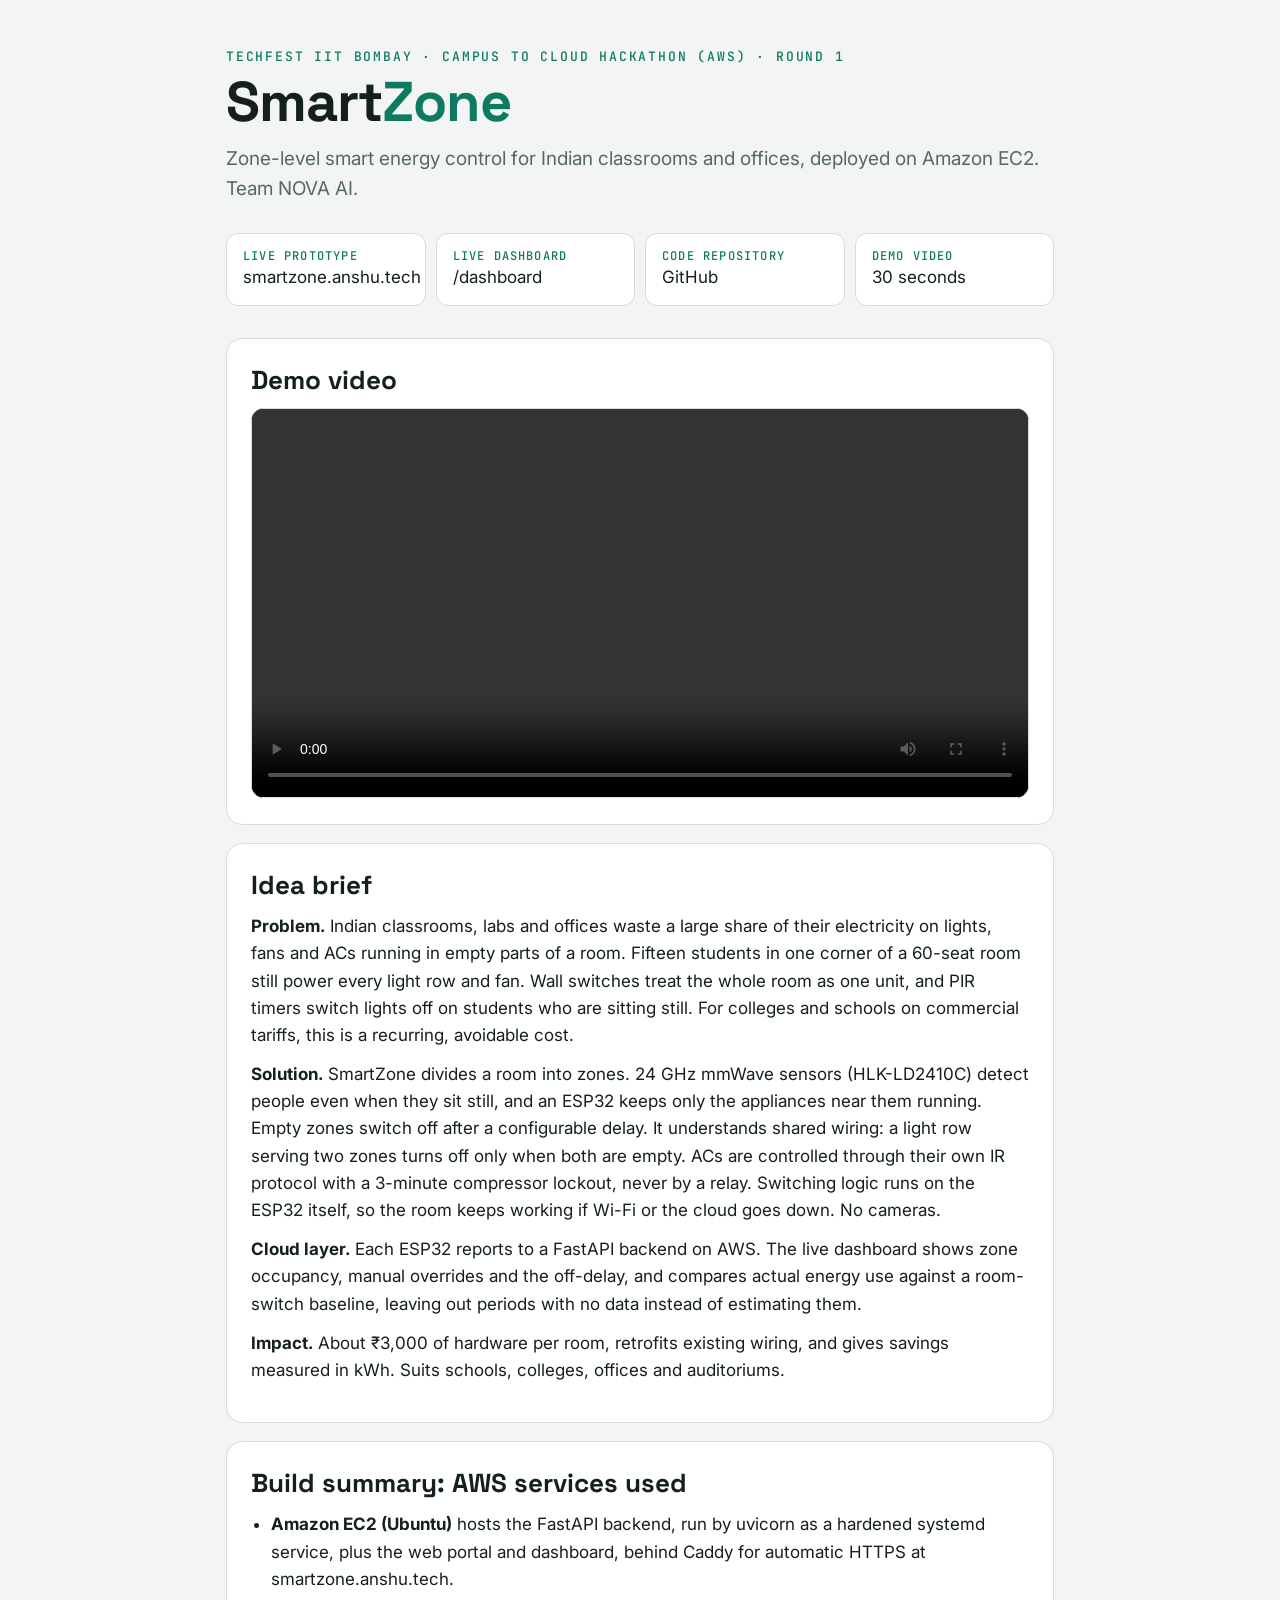
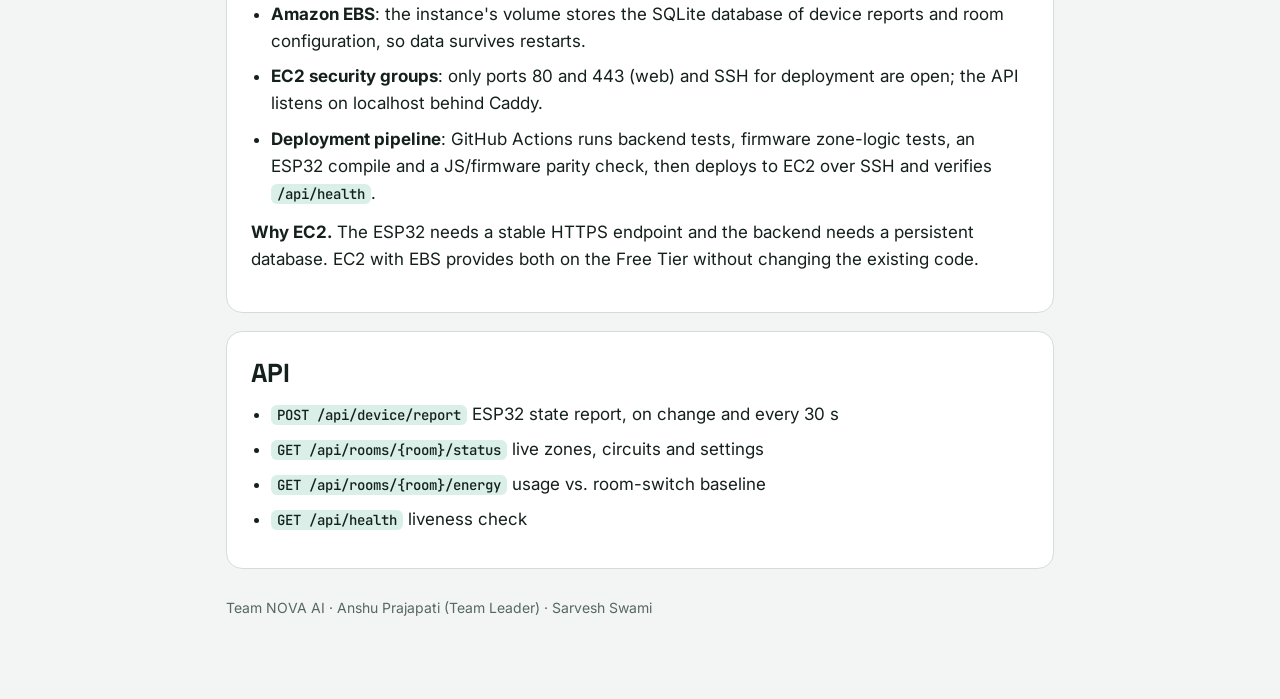
<file: submission/12_Techfest_AWS_Brief.html>
<!DOCTYPE html>
<html lang="en">
<head>
<meta charset="utf-8">
<meta name="viewport" content="width=device-width, initial-scale=1">
<title>SmartZone · Campus to Cloud</title>
<link rel="preconnect" href="https://fonts.googleapis.com">
<link href="https://fonts.googleapis.com/css2?family=Space+Grotesk:wght@500;700&family=Inter:wght@400;600&family=JetBrains+Mono:wght@500&display=swap" rel="stylesheet">
<style>
  :root { --bg:#f2f5f4; --surface:#fff; --fg:#14201c; --muted:#56685f; --line:#d3ddd9; --accent:#0f7a62; --soft:#d9efe7; }
  @media (prefers-color-scheme: dark) { :root { --bg:#0e1412; --surface:#161e1b; --fg:#e3ebe8; --muted:#93a59e; --line:#283430; --accent:#3cc49f; --soft:#15362d; } }
  * { box-sizing:border-box }
  body { margin:0; background:var(--bg); color:var(--fg); font:17px/1.6 Inter, system-ui, sans-serif }
  main { max-width:860px; margin:0 auto; padding:48px 16px 80px }
  .kicker { font:500 13px JetBrains Mono, monospace; letter-spacing:.14em; text-transform:uppercase; color:var(--accent) }
  h1 { font:700 clamp(36px,6vw,56px)/1.05 "Space Grotesk", sans-serif; margin:8px 0 12px; letter-spacing:-.02em }
  h1 span { color:var(--accent) }
  h2 { font:700 26px/1.2 "Space Grotesk", sans-serif; margin:0 0 12px }
  .lead { color:var(--muted); font-size:19px; margin:0 0 28px }
  .links { display:grid; grid-template-columns:repeat(auto-fit,minmax(180px,1fr)); gap:10px; margin:0 0 32px }
  .links a { display:block; padding:14px 16px; border-radius:12px; background:var(--surface); border:1px solid var(--line); color:var(--fg); text-decoration:none }
  .links a b { display:block; color:var(--accent); font:500 12px JetBrains Mono, monospace; letter-spacing:.1em; text-transform:uppercase }
  .links a:hover { border-color:var(--accent) }
  section { background:var(--surface); border:1px solid var(--line); border-radius:16px; padding:26px 24px; margin:0 0 18px }
  p { margin:0 0 12px } ul { margin:0; padding-left:20px } li { margin:0 0 8px }
  video { width:100%; border-radius:12px; border:1px solid var(--line); background:#000; display:block }
  code { font:500 14px JetBrains Mono, monospace; background:var(--soft); padding:1px 6px; border-radius:6px }
  footer { color:var(--muted); font-size:14px; margin-top:28px }
</style>
</head>
<body>
<main>
  <div class="kicker">Techfest IIT Bombay · Campus to Cloud Hackathon (AWS) · Round 1</div>
  <h1>Smart<span>Zone</span></h1>
  <p class="lead">Zone-level smart energy control for Indian classrooms and offices, deployed on Amazon EC2. Team NOVA AI.</p>

  <div class="links">
    <a href="https://smartzone.anshu.tech/"><b>Live prototype</b>smartzone.anshu.tech</a>
    <a href="https://smartzone.anshu.tech/dashboard/"><b>Live dashboard</b>/dashboard</a>
    <a href="https://github.com/anshuu-prajapati/smartZone"><b>Code repository</b>GitHub</a>
    <a href="https://smartzone.anshu.tech/downloads/03_Demo_Video.mp4"><b>Demo video</b>30 seconds</a>
  </div>

  <section>
    <h2>Demo video</h2>
    <video controls preload="metadata" src="https://smartzone.anshu.tech/downloads/03_Demo_Video.mp4"></video>
  </section>

  <section>
    <h2>Idea brief</h2>
    <p><strong>Problem.</strong> Indian classrooms, labs and offices waste a large share of their electricity on lights, fans and ACs running in empty parts of a room. Fifteen students in one corner of a 60-seat room still power every light row and fan. Wall switches treat the whole room as one unit, and PIR timers switch lights off on students who are sitting still. For colleges and schools on commercial tariffs, this is a recurring, avoidable cost.</p>
    <p><strong>Solution.</strong> SmartZone divides a room into zones. 24 GHz mmWave sensors (HLK-LD2410C) detect people even when they sit still, and an ESP32 keeps only the appliances near them running. Empty zones switch off after a configurable delay. It understands shared wiring: a light row serving two zones turns off only when both are empty. ACs are controlled through their own IR protocol with a 3-minute compressor lockout, never by a relay. Switching logic runs on the ESP32 itself, so the room keeps working if Wi-Fi or the cloud goes down. No cameras.</p>
    <p><strong>Cloud layer.</strong> Each ESP32 reports to a FastAPI backend on AWS. The live dashboard shows zone occupancy, manual overrides and the off-delay, and compares actual energy use against a room-switch baseline, leaving out periods with no data instead of estimating them.</p>
    <p><strong>Impact.</strong> About ₹3,000 of hardware per room, retrofits existing wiring, and gives savings measured in kWh. Suits schools, colleges, offices and auditoriums.</p>
  </section>

  <section>
    <h2>Build summary: AWS services used</h2>
    <ul>
      <li><strong>Amazon EC2 (Ubuntu)</strong> hosts the FastAPI backend, run by uvicorn as a hardened systemd service, plus the web portal and dashboard, behind Caddy for automatic HTTPS at smartzone.anshu.tech.</li>
      <li><strong>Amazon EBS</strong>: the instance's volume stores the SQLite database of device reports and room configuration, so data survives restarts.</li>
      <li><strong>EC2 security groups</strong>: only ports 80 and 443 (web) and SSH for deployment are open; the API listens on localhost behind Caddy.</li>
      <li><strong>Deployment pipeline</strong>: GitHub Actions runs backend tests, firmware zone-logic tests, an ESP32 compile and a JS/firmware parity check, then deploys to EC2 over SSH and verifies <code>/api/health</code>.</li>
    </ul>
    <p style="margin-top:12px"><strong>Why EC2.</strong> The ESP32 needs a stable HTTPS endpoint and the backend needs a persistent database. EC2 with EBS provides both on the Free Tier without changing the existing code.</p>
  </section>

  <section>
    <h2>API</h2>
    <ul>
      <li><code>POST /api/device/report</code> ESP32 state report, on change and every 30 s</li>
      <li><code>GET /api/rooms/{room}/status</code> live zones, circuits and settings</li>
      <li><code>GET /api/rooms/{room}/energy</code> usage vs. room-switch baseline</li>
      <li><code>GET /api/health</code> liveness check</li>
    </ul>
  </section>

  <footer>Team NOVA AI · Anshu Prajapati (Team Leader) · Sarvesh Swami</footer>
</main>
</body>
</html>
</file>
